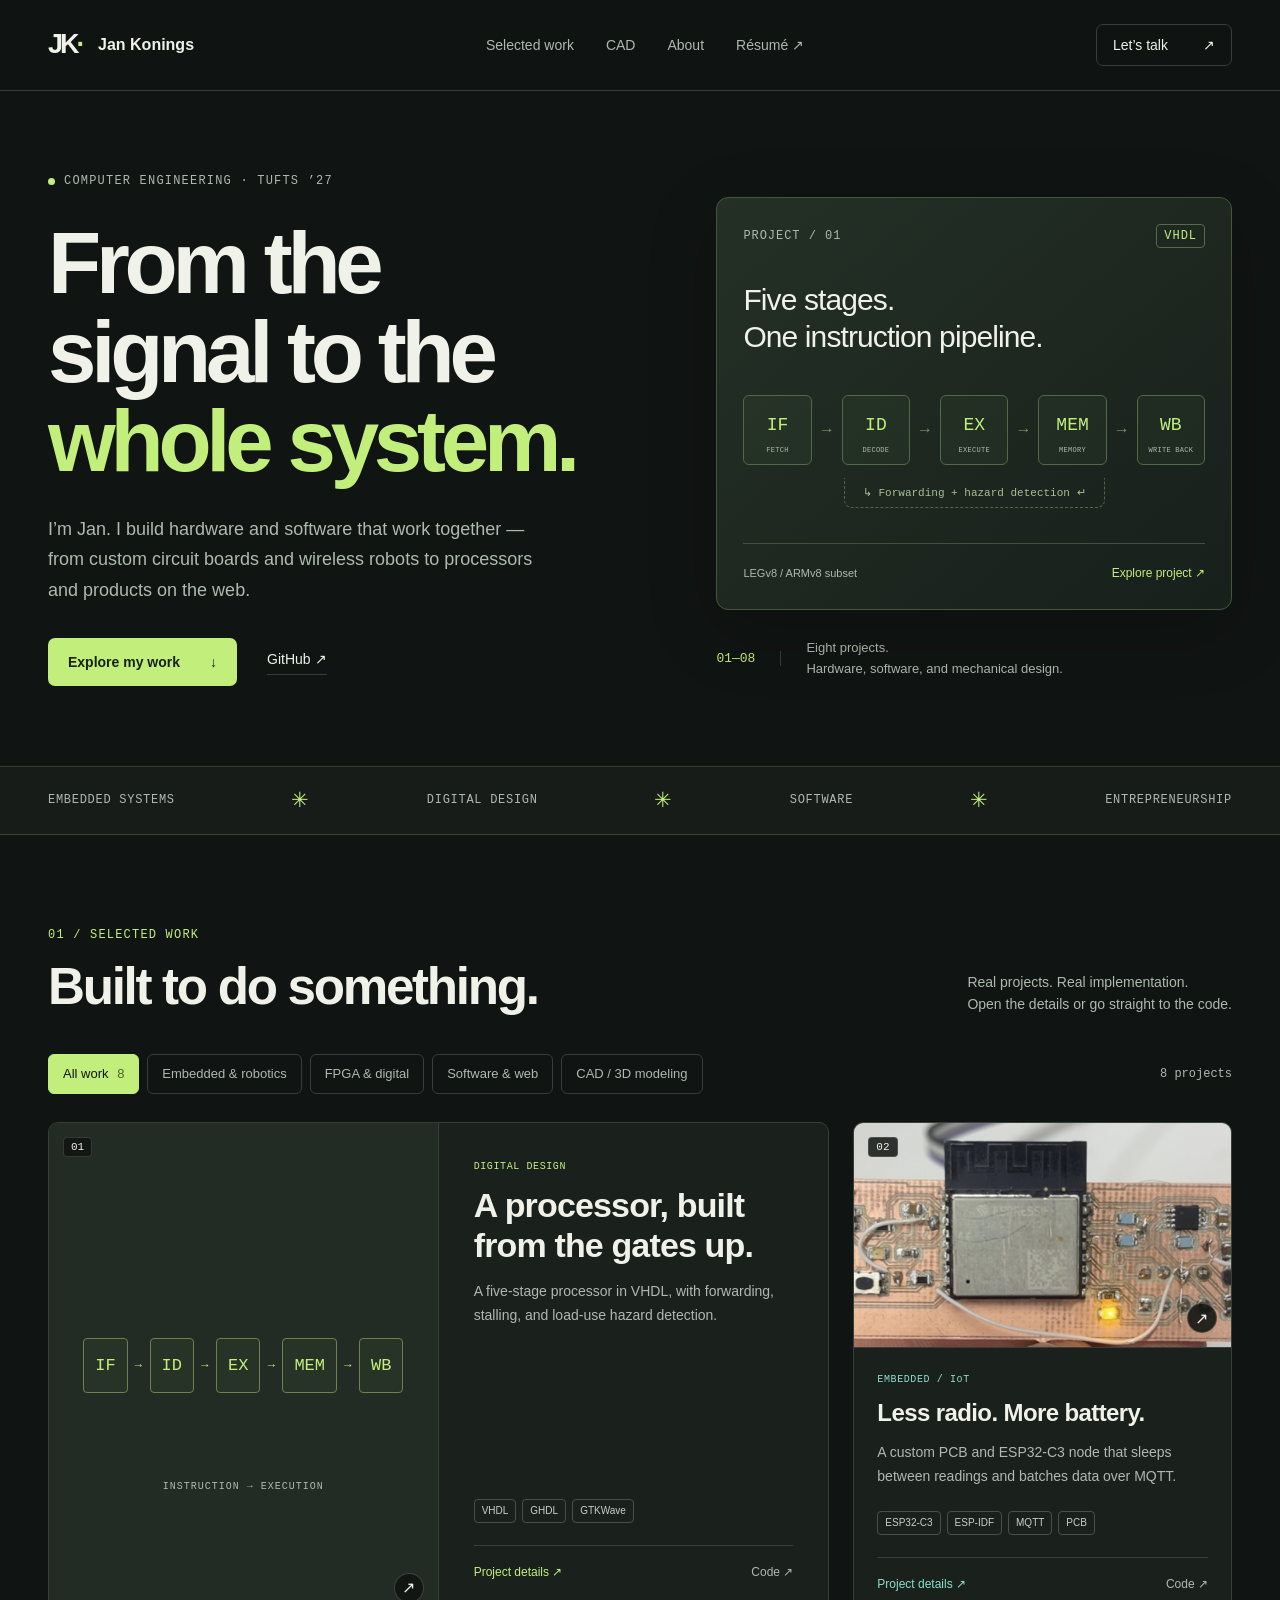
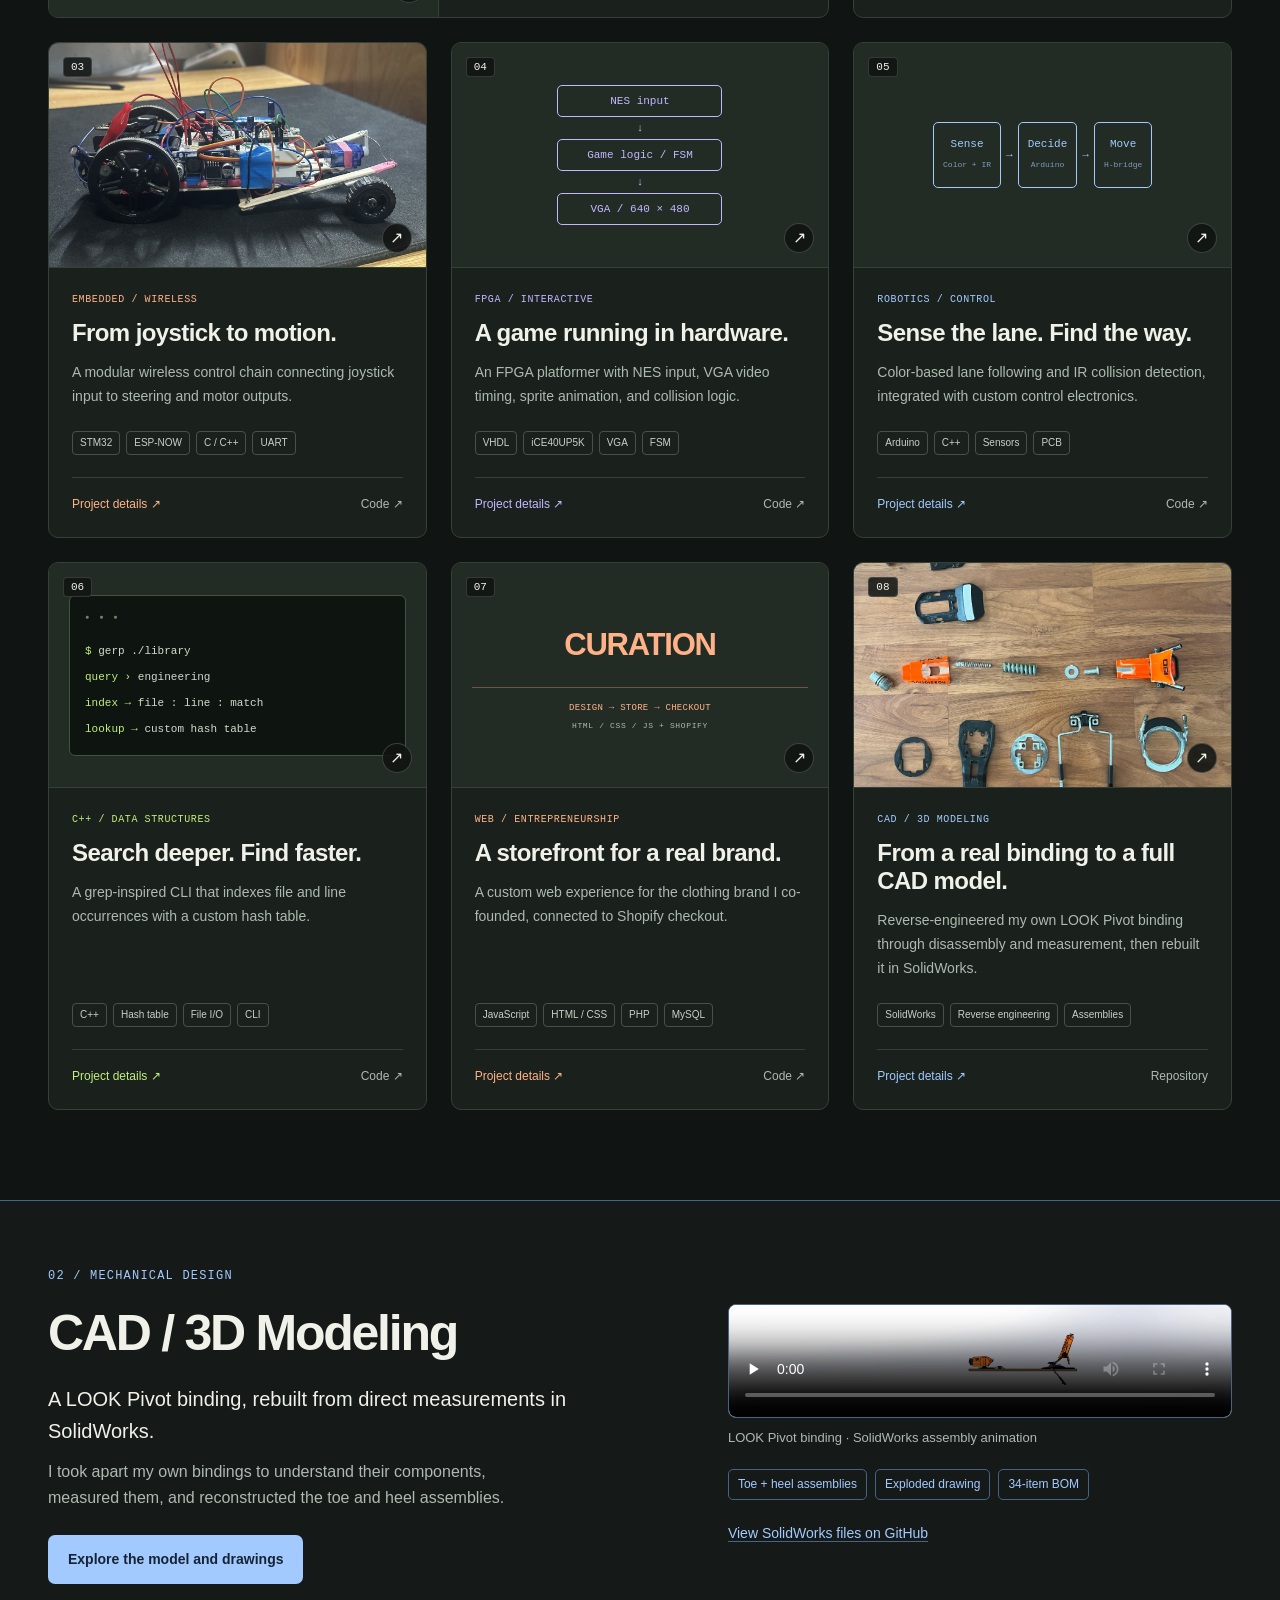
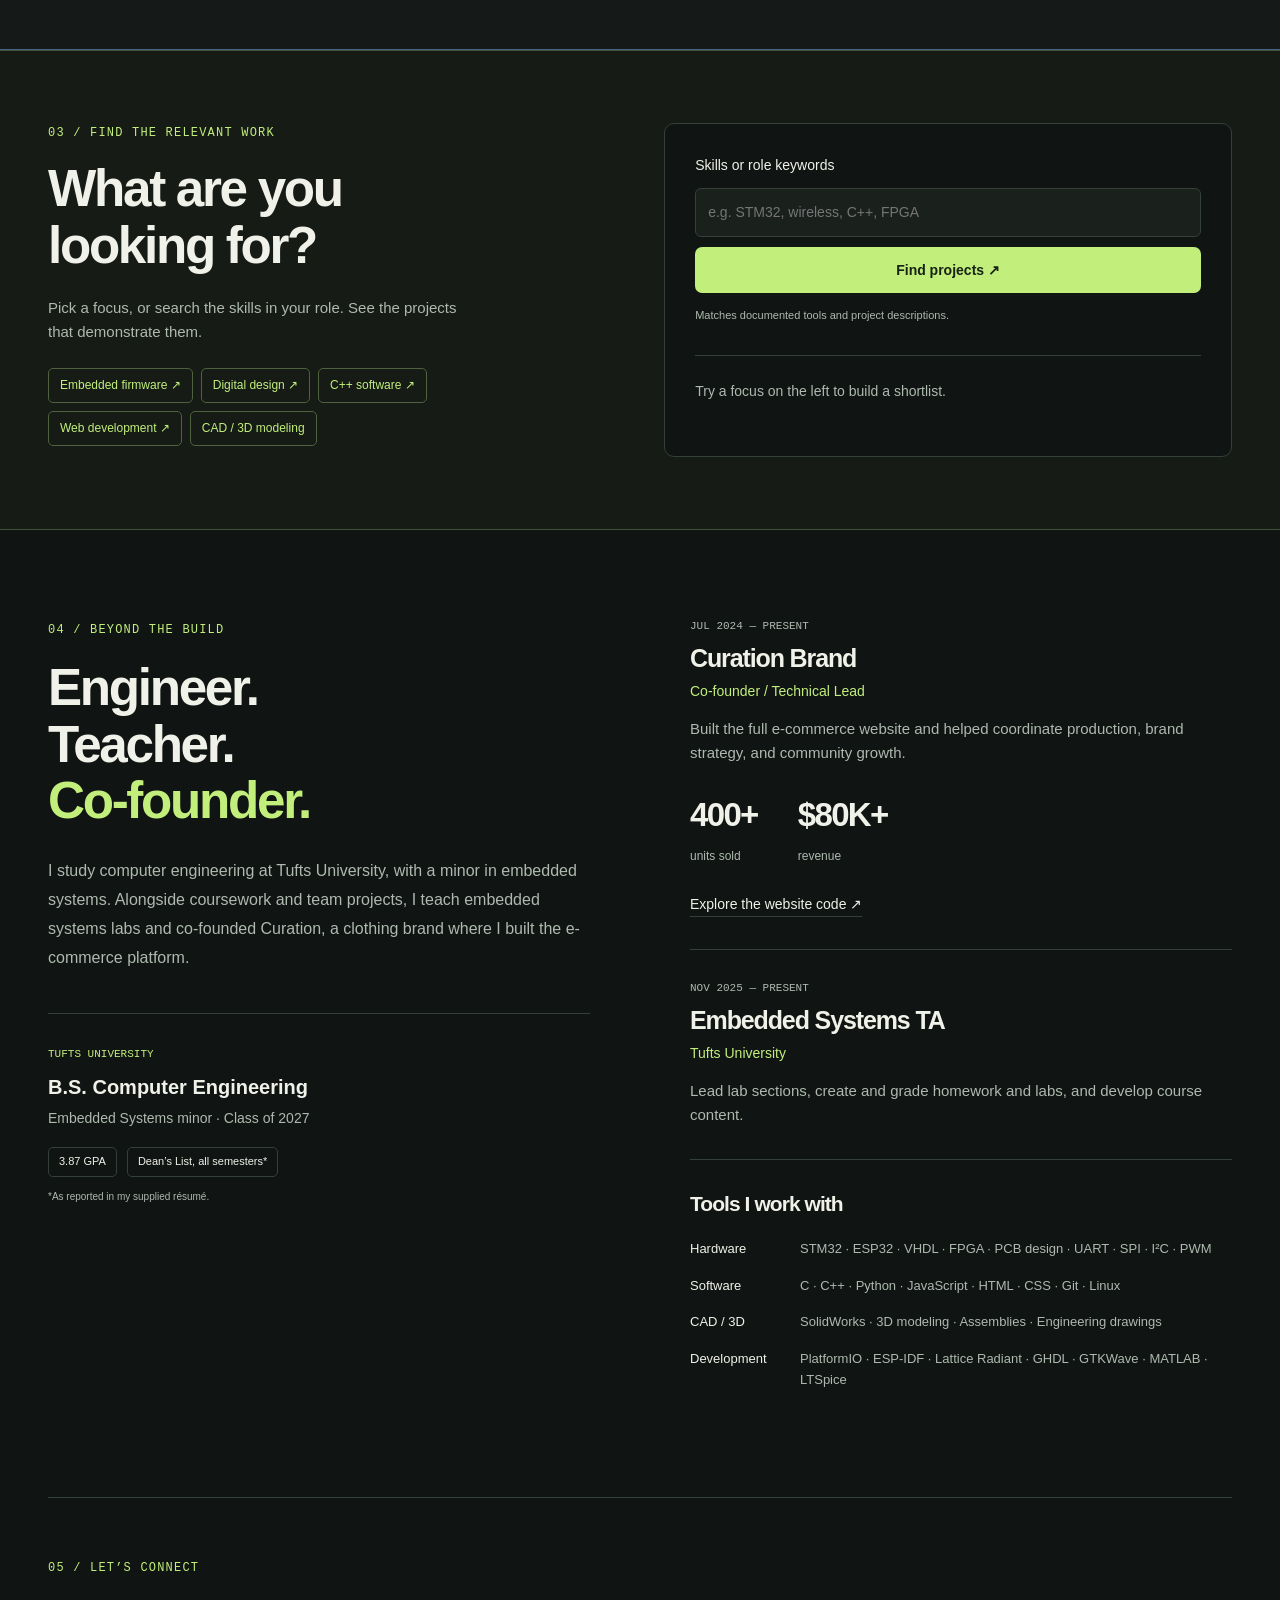
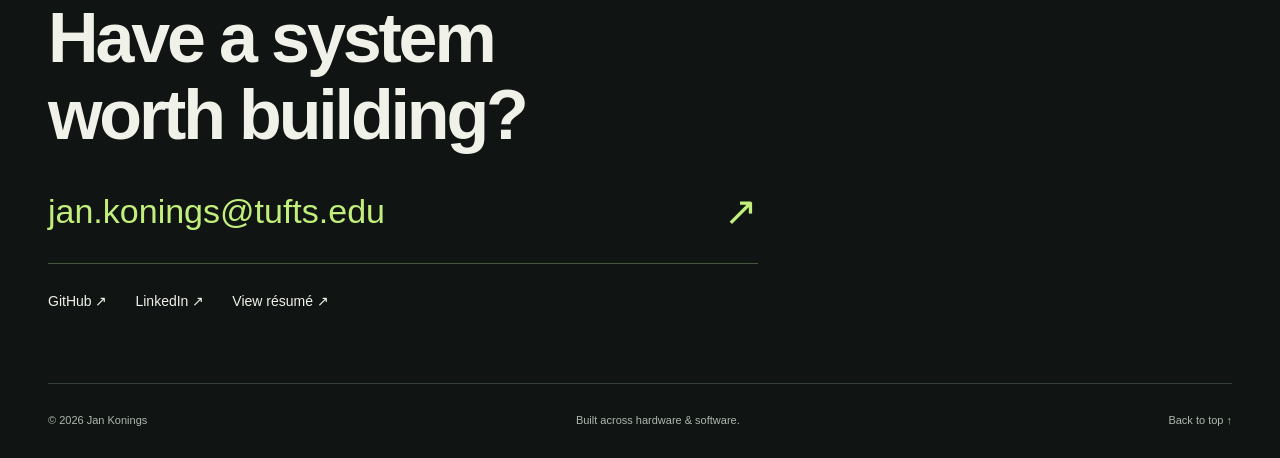
<file: index.html>
<!doctype html>
<html lang="en">
<head>
  <meta charset="utf-8"><meta name="viewport" content="width=device-width,initial-scale=1">
  <title>Jan Konings — Computer Engineering</title>
  <meta name="description" content="Jan Konings, computer engineering student at Tufts. Projects in embedded systems, FPGA design, robotics, and software.">
  <meta name="theme-color" content="#101412"><link rel="icon" href="/assets/favicon.svg" type="image/svg+xml">
  <link rel="stylesheet" href="/style.css"><script src="/data.js" defer></script><script src="/app.js" defer></script>
</head>
<body>
  <header class="nav-wrap"><nav class="nav container" aria-label="Main navigation">
    <a class="identity" href="#"><span class="monogram">JK<span>·</span></span><span>Jan Konings</span></a>
    <div class="nav-links"><a href="#projects">Selected work</a><a href="#cad">CAD</a><a href="#about">About</a><a href="/resume.html" target="_blank" rel="noopener">Résumé ↗</a></div>
    <a class="nav-contact" href="mailto:jan.konings@tufts.edu">Let’s talk <span>↗</span></a>
  </nav></header>
  <main>
    <section class="hero container" aria-labelledby="hero-title">
      <div class="hero-copy"><p class="eyebrow"><span class="status-dot"></span> COMPUTER ENGINEERING · TUFTS ’27</p>
        <h1 id="hero-title">From the<br>signal to the<br><span class="accent">whole system.</span></h1>
        <p class="hero-description">I’m Jan. I build hardware and software that work together — from custom circuit boards and wireless robots to processors and products on the web.</p>
        <div class="hero-actions"><a class="button primary" href="#projects">Explore my work <span>↓</span></a><a class="text-link" href="https://github.com/JanKonings" target="_blank" rel="noopener">GitHub ↗</a></div>
      </div>
      <div class="hero-side">
        <div class="architecture"><div class="panel-top"><span>PROJECT / 01</span><span class="mini-badge">VHDL</span></div>
          <div class="architecture-title">Five stages.<br>One instruction pipeline.</div>
          <div class="pipeline" aria-label="Processor pipeline: instruction fetch, decode, execute, memory, write back">
            <div><b>IF</b><span>FETCH</span></div><i>→</i><div><b>ID</b><span>DECODE</span></div><i>→</i><div><b>EX</b><span>EXECUTE</span></div><i>→</i><div><b>MEM</b><span>MEMORY</span></div><i>→</i><div><b>WB</b><span>WRITE BACK</span></div>
          </div>
          <div class="feedback"><span>↳ Forwarding + hazard detection ↵</span></div>
          <div class="architecture-footer"><span>LEGv8 / ARMv8 subset</span><button class="inline-button" data-open="processor">Explore project ↗</button></div>
        </div>
        <div class="hero-note"><span class="note-number">01—08</span><p>Eight projects.<br>Hardware, software, and mechanical design.</p></div>
      </div>
    </section>
    <div class="disciplines"><div class="container"><span>EMBEDDED SYSTEMS</span><span class="separator">✳</span><span>DIGITAL DESIGN</span><span class="separator">✳</span><span>SOFTWARE</span><span class="separator">✳</span><span>ENTREPRENEURSHIP</span></div></div>
    <section id="projects" class="section container" aria-labelledby="projects-title">
      <div class="section-heading"><div><p class="eyebrow">01 / SELECTED WORK</p><h2 id="projects-title">Built to do something.</h2></div><p>Real projects. Real implementation.<br>Open the details or go straight to the code.</p></div>
      <div class="project-toolbar"><div class="filters" role="group" aria-label="Filter projects by discipline"><button class="filter active" data-filter="All" aria-pressed="true">All work <span id="all-project-count">8</span></button><button class="filter" data-filter="Embedded" aria-pressed="false">Embedded & robotics</button><button class="filter" data-filter="Digital" aria-pressed="false">FPGA & digital</button><button class="filter" data-filter="Software" aria-pressed="false">Software & web</button><button class="filter" data-filter="CAD" aria-pressed="false">CAD / 3D modeling</button></div><span id="project-count" class="count" aria-live="polite">8 projects</span></div>
      <div id="project-grid" class="project-grid"></div>
    </section>
    <section id="cad" class="cad-section" aria-labelledby="cad-title"><div class="container cad-layout">
      <div><p class="eyebrow">02 / MECHANICAL DESIGN</p><h2 id="cad-title">CAD / 3D Modeling</h2><p class="cad-description">A LOOK Pivot binding, rebuilt from direct measurements in SolidWorks.</p><p class="muted">I took apart my own bindings to understand their components, measured them, and reconstructed the toe and heel assemblies.</p><button class="button cad-button" data-open="ski-binding">Explore the model and drawings</button></div>
      <div class="cad-showcase"><figure><video controls playsinline preload="none" poster="/assets/ski-binding-poster.jpg" src="/assets/ski-binding-animation.mp4" aria-label="LOOK Pivot binding SolidWorks assembly animation">Your browser does not support video. <a href="/assets/ski-binding-animation.mp4">Download the animation</a>.</video><figcaption>LOOK Pivot binding · SolidWorks assembly animation</figcaption></figure><div class="cad-deliverables"><span>Toe + heel assemblies</span><span>Exploded drawing</span><span>34-item BOM</span></div><a class="cad-repo" href="https://github.com/JanKonings/Ski-Binding-3D-Model-Solidworks" target="_blank" rel="noopener">View SolidWorks files on GitHub</a></div>
    </div></section>
    <section class="explorer-section" id="explore" aria-labelledby="explore-title"><div class="container explorer">
      <div><p class="eyebrow">03 / FIND THE RELEVANT WORK</p><h2 id="explore-title">What are you<br>looking for?</h2><p class="muted">Pick a focus, or search the skills in your role. See the projects that demonstrate them.</p><div class="focus-options"><button data-focus="STM32 ESP32 firmware C UART">Embedded firmware ↗</button><button data-focus="VHDL FPGA pipeline verification">Digital design ↗</button><button data-focus="C++ hash table algorithms">C++ software ↗</button><button data-focus="JavaScript HTML CSS e-commerce">Web development ↗</button><button data-focus="SolidWorks CAD 3D modeling assemblies">CAD / 3D modeling</button></div></div>
      <div class="match-panel"><label for="skill-query">Skills or role keywords</label><form id="match-form"><input id="skill-query" maxlength="2000" placeholder="e.g. STM32, wireless, C++, FPGA" autocomplete="off"><button class="button primary" type="submit">Find projects ↗</button></form><p class="small muted">Matches documented tools and project descriptions.</p><div id="match-results" aria-live="polite"><p class="match-placeholder">Try a focus on the left to build a shortlist.</p></div></div>
    </div></section>
    <section id="about" class="section container about" aria-labelledby="about-title">
      <div class="about-intro"><p class="eyebrow">04 / BEYOND THE BUILD</p><h2 id="about-title">Engineer.<br>Teacher.<br><span class="accent">Co-founder.</span></h2><p>I study computer engineering at Tufts University, with a minor in embedded systems. Alongside coursework and team projects, I teach embedded systems labs and co-founded Curation, a clothing brand where I built the e-commerce platform.</p><div class="education"><span>TUFTS UNIVERSITY</span><b>B.S. Computer Engineering</b><p>Embedded Systems minor · Class of 2027</p><div class="education-tags"><span>3.87 GPA</span><span>Dean’s List, all semesters*</span></div><small>*As reported in my supplied résumé.</small></div></div>
      <div class="experience"><article><div class="experience-date">JUL 2024 — PRESENT</div><h3>Curation Brand</h3><p class="role">Co-founder / Technical Lead</p><p>Built the full e-commerce website and helped coordinate production, brand strategy, and community growth.</p><div class="business-stats"><div><strong>400+</strong><span>units sold</span></div><div><strong>$80K+</strong><span>revenue</span></div></div><a class="text-link" href="https://github.com/JanKonings/Curation1-Website-Final" target="_blank" rel="noopener">Explore the website code ↗</a></article><article><div class="experience-date">NOV 2025 — PRESENT</div><h3>Embedded Systems TA</h3><p class="role">Tufts University</p><p>Lead lab sections, create and grade homework and labs, and develop course content.</p></article><div class="skills-summary"><h3>Tools I work with</h3><div class="skill-group"><b>Hardware</b><p>STM32 · ESP32 · VHDL · FPGA · PCB design · UART · SPI · I²C · PWM</p></div><div class="skill-group"><b>Software</b><p>C · C++ · Python · JavaScript · HTML · CSS · Git · Linux</p></div><div class="skill-group"><b>CAD / 3D</b><p>SolidWorks · 3D modeling · Assemblies · Engineering drawings</p></div><div class="skill-group"><b>Development</b><p>PlatformIO · ESP-IDF · Lattice Radiant · GHDL · GTKWave · MATLAB · LTSpice</p></div></div></div>
    </section>
    <section class="contact container" id="contact"><p class="eyebrow">05 / LET’S CONNECT</p><h2>Have a system<br>worth building?</h2><a class="contact-email" href="mailto:jan.konings@tufts.edu">jan.konings@tufts.edu <span>↗</span></a><div class="contact-links"><a href="https://github.com/JanKonings" target="_blank" rel="noopener">GitHub ↗</a><a href="https://www.linkedin.com/in/jan-konings-939190317/" target="_blank" rel="noopener">LinkedIn ↗</a><a href="/resume.html" target="_blank" rel="noopener">View résumé ↗</a></div></section>
  </main>
  <footer class="container"><span>© <span id="year"></span> Jan Konings</span><span>Built across hardware & software.</span><a href="#">Back to top ↑</a></footer>
  <dialog id="project-dialog" aria-labelledby="dialog-title"><button class="close-dialog" aria-label="Close project details">×</button><div id="dialog-content"></div></dialog>
</body></html>
</file>
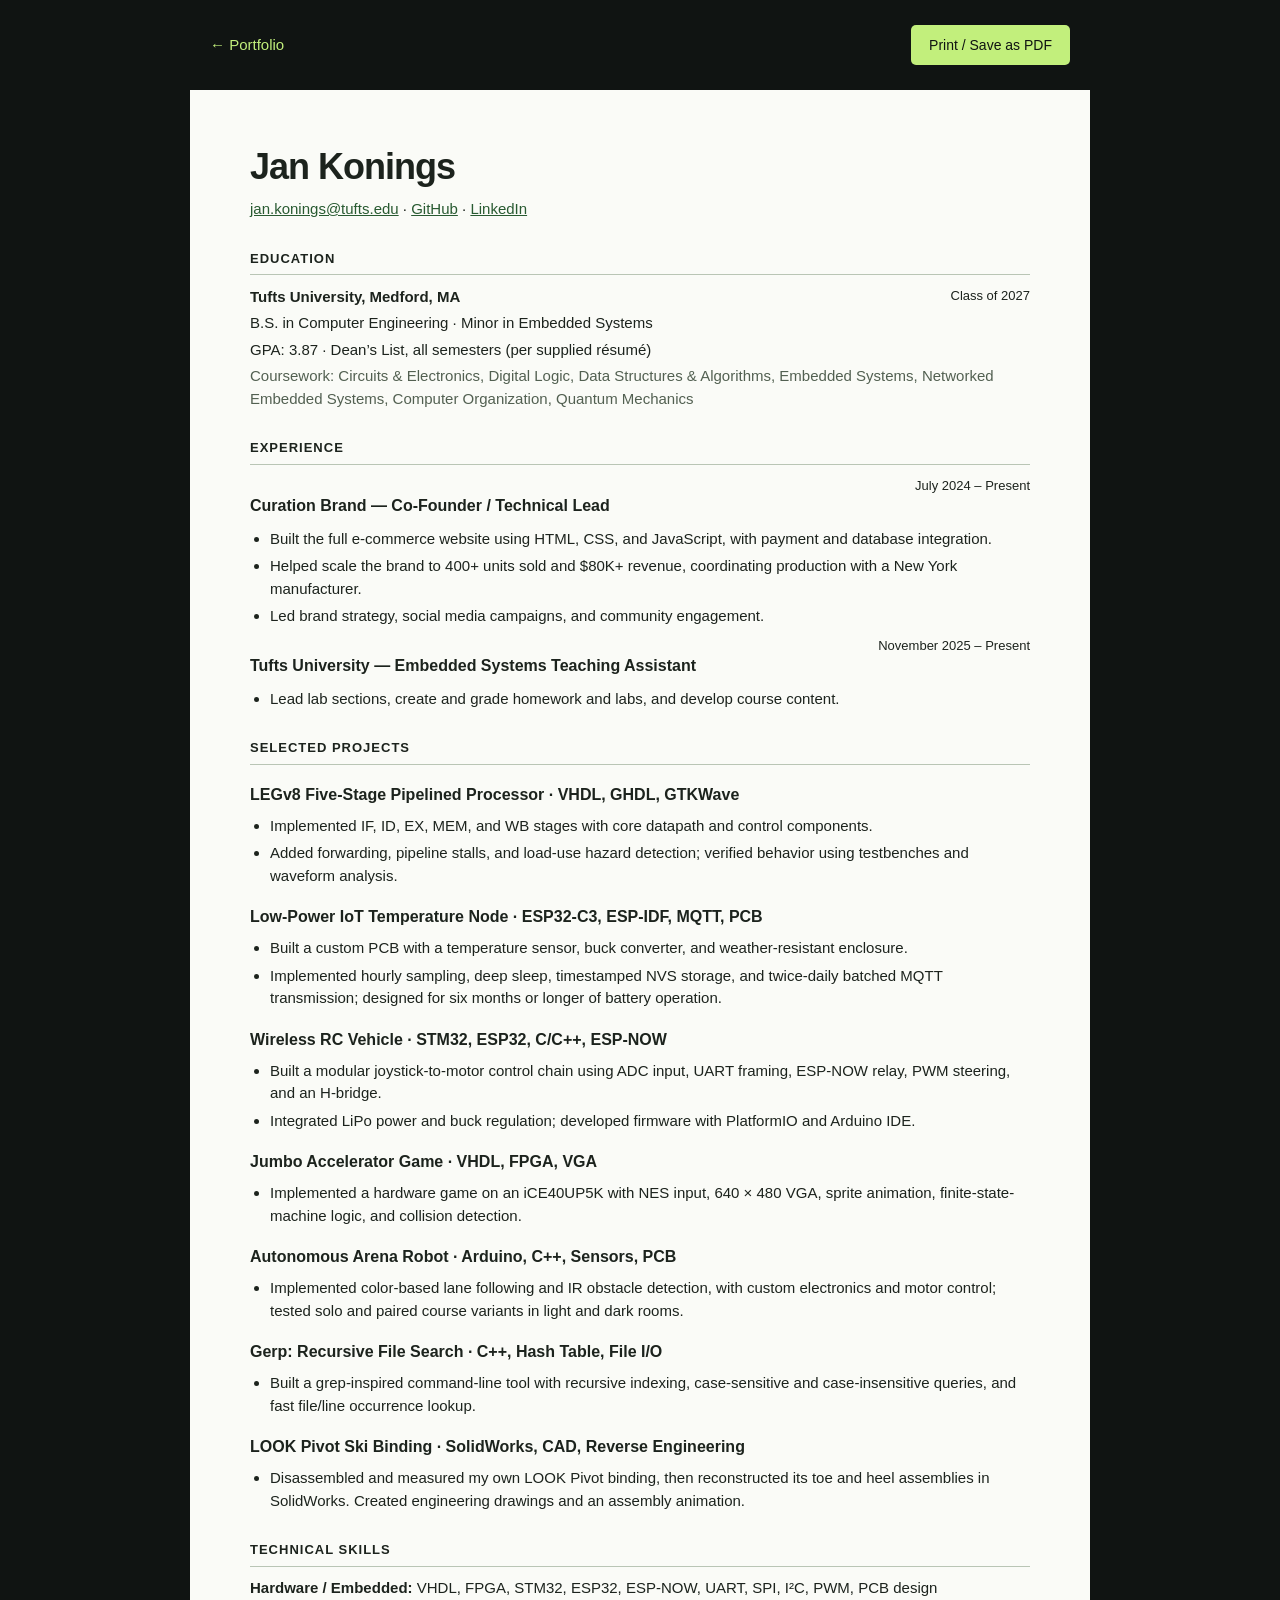
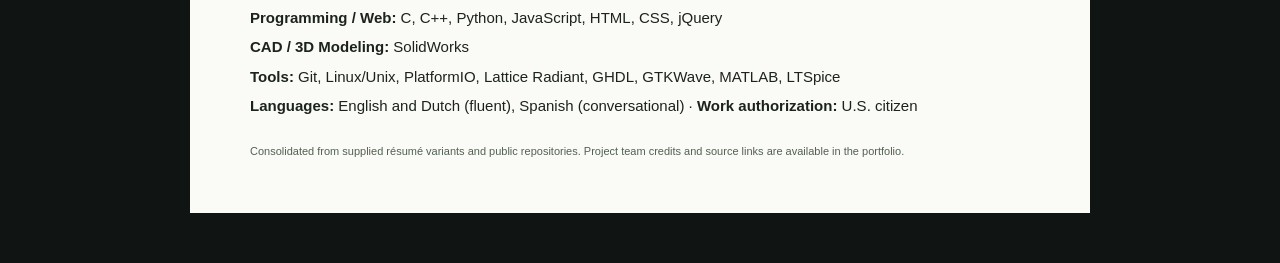
<file: resume.html>
<!doctype html><html lang="en"><head><meta charset="utf-8"><meta name="viewport" content="width=device-width,initial-scale=1"><title>Jan Konings — Résumé</title><link rel="icon" href="/assets/favicon.svg"><style>
*{box-sizing:border-box}body{margin:0;background:#101412;font:15px/1.5 Arial,sans-serif;color:#1c231d}.toolbar{max-width:900px;margin:25px auto;display:flex;justify-content:space-between;align-items:center;padding:0 20px;color:#f0f1e9}.toolbar a{color:#c2ef7c;text-decoration:none}.toolbar button{background:#c2ef7c;color:#101412;border:0;border-radius:5px;padding:12px 18px;font:14px Arial;cursor:pointer}main{max-width:900px;margin:0 auto 50px;padding:50px 60px;background:#fafbf7}h1{margin:0;font-size:36px;letter-spacing:-1px}h2{font-size:13px;letter-spacing:1px;text-transform:uppercase;border-bottom:1px solid #b9c5b5;padding-bottom:6px;margin-top:28px}h3{font-size:16px;margin:18px 0 2px}p{margin:4px 0}a{color:#285a31}ul{margin:8px 0;padding-left:20px}li{margin-bottom:5px}.sub{color:#526051}.row{display:flex;justify-content:space-between;gap:18px}.date{font-size:13px;white-space:nowrap}.skills p{margin-bottom:7px}.note{font-size:11px;color:#526051;margin-top:25px}@media(max-width:650px){main{padding:30px 22px}.row{display:block}.date{margin-bottom:7px}h1{font-size:30px}.toolbar{font-size:13px}}@media print{@page{size:letter;margin:.6in}body{background:white;font-size:11px;line-height:1.35}.toolbar{display:none}main{padding:0;max-width:none;margin:0;background:white}h1{font-size:26px}h2{margin-top:15px;font-size:11px}h3{font-size:12px;margin-top:12px}.date{font-size:10px}article{break-inside:avoid}.note{font-size:9px}a{color:inherit;text-decoration:none}}
</style></head><body><div class="toolbar"><a href="/">← Portfolio</a><button onclick="window.print()">Print / Save as PDF</button></div><main>
<h1>Jan Konings</h1><p><a href="mailto:jan.konings@tufts.edu">jan.konings@tufts.edu</a> · <a href="https://github.com/JanKonings">GitHub</a> · <a href="https://www.linkedin.com/in/jan-konings-939190317/">LinkedIn</a></p>
<h2>Education</h2><div class="row"><b>Tufts University, Medford, MA</b><span class="date">Class of 2027</span></div><p>B.S. in Computer Engineering · Minor in Embedded Systems</p><p>GPA: 3.87 · Dean’s List, all semesters (per supplied résumé)</p><p class="sub">Coursework: Circuits & Electronics, Digital Logic, Data Structures & Algorithms, Embedded Systems, Networked Embedded Systems, Computer Organization, Quantum Mechanics</p>
<h2>Experience</h2><article><div class="row"><h3>Curation Brand — Co-Founder / Technical Lead</h3><span class="date">July 2024 – Present</span></div><ul><li>Built the full e-commerce website using HTML, CSS, and JavaScript, with payment and database integration.</li><li>Helped scale the brand to 400+ units sold and $80K+ revenue, coordinating production with a New York manufacturer.</li><li>Led brand strategy, social media campaigns, and community engagement.</li></ul></article><article><div class="row"><h3>Tufts University — Embedded Systems Teaching Assistant</h3><span class="date">November 2025 – Present</span></div><ul><li>Lead lab sections, create and grade homework and labs, and develop course content.</li></ul></article>
<h2>Selected Projects</h2><article><h3>LEGv8 Five-Stage Pipelined Processor · VHDL, GHDL, GTKWave</h3><ul><li>Implemented IF, ID, EX, MEM, and WB stages with core datapath and control components.</li><li>Added forwarding, pipeline stalls, and load-use hazard detection; verified behavior using testbenches and waveform analysis.</li></ul></article><article><h3>Low-Power IoT Temperature Node · ESP32-C3, ESP-IDF, MQTT, PCB</h3><ul><li>Built a custom PCB with a temperature sensor, buck converter, and weather-resistant enclosure.</li><li>Implemented hourly sampling, deep sleep, timestamped NVS storage, and twice-daily batched MQTT transmission; designed for six months or longer of battery operation.</li></ul></article><article><h3>Wireless RC Vehicle · STM32, ESP32, C/C++, ESP-NOW</h3><ul><li>Built a modular joystick-to-motor control chain using ADC input, UART framing, ESP-NOW relay, PWM steering, and an H-bridge.</li><li>Integrated LiPo power and buck regulation; developed firmware with PlatformIO and Arduino IDE.</li></ul></article><article><h3>Jumbo Accelerator Game · VHDL, FPGA, VGA</h3><ul><li>Implemented a hardware game on an iCE40UP5K with NES input, 640 × 480 VGA, sprite animation, finite-state-machine logic, and collision detection.</li></ul></article><article><h3>Autonomous Arena Robot · Arduino, C++, Sensors, PCB</h3><ul><li>Implemented color-based lane following and IR obstacle detection, with custom electronics and motor control; tested solo and paired course variants in light and dark rooms.</li></ul></article><article><h3>Gerp: Recursive File Search · C++, Hash Table, File I/O</h3><ul><li>Built a grep-inspired command-line tool with recursive indexing, case-sensitive and case-insensitive queries, and fast file/line occurrence lookup.</li></ul></article>
<article><h3>LOOK Pivot Ski Binding · SolidWorks, CAD, Reverse Engineering</h3><ul><li>Disassembled and measured my own LOOK Pivot binding, then reconstructed its toe and heel assemblies in SolidWorks. Created engineering drawings and an assembly animation.</li></ul></article><h2>Technical Skills</h2><div class="skills"><p><b>Hardware / Embedded:</b> VHDL, FPGA, STM32, ESP32, ESP-NOW, UART, SPI, I²C, PWM, PCB design</p><p><b>Programming / Web:</b> C, C++, Python, JavaScript, HTML, CSS, jQuery</p><p><b>CAD / 3D Modeling:</b> SolidWorks</p><p><b>Tools:</b> Git, Linux/Unix, PlatformIO, Lattice Radiant, GHDL, GTKWave, MATLAB, LTSpice</p><p><b>Languages:</b> English and Dutch (fluent), Spanish (conversational) · <b>Work authorization:</b> U.S. citizen</p></div>
<p class="note">Consolidated from supplied résumé variants and public repositories. Project team credits and source links are available in the portfolio.</p>
</main></body></html>
</file>
<file: style.css>
:root{--bg:#101412;--panel:#1a211d;--ink:#f0f1e9;--muted:#aeb9b0;--line:#344038;--lime:#c2ef7c;--teal:#8bddcc;--orange:#ffb287;--purple:#c4b7ff;--blue:#a2caff}*{box-sizing:border-box}html{scroll-behavior:smooth;scroll-padding-top:95px}body{margin:0;background:var(--bg);color:var(--ink);font-family:Inter,"Helvetica Neue",Arial,sans-serif;font-size:16px;line-height:1.6}a{color:inherit;text-decoration:none}button,input{font:inherit}button{cursor:pointer}button,a,input{touch-action:manipulation}button{color:inherit}a:focus-visible,button:focus-visible,input:focus-visible{outline:3px solid var(--lime);outline-offset:5px}button{border:0}h1,h2,h3,p{margin:0}h1,h2,h3{line-height:1.1;font-weight:550;letter-spacing:-.045em}h2{font-size:clamp(34px,4vw,54px)}h3{font-size:27px}.container{max-width:1240px;width:calc(100% - 96px);margin:auto}.accent{color:var(--lime)}.muted{color:var(--muted)}.small{font-size:14px}.eyebrow{font-family:"SFMono-Regular",Consolas,monospace;font-size:12px;letter-spacing:.1em;line-height:1.7;font-weight:500}.nav-wrap{border-bottom:1px solid var(--line);background:rgba(16,20,18,.95);position:sticky;top:0;z-index:10;backdrop-filter:blur(14px)}.nav{height:90px;display:flex;align-items:center;justify-content:space-between;gap:24px}.identity{display:flex;gap:14px;align-items:center;font-weight:600}.monogram{font-size:27px;letter-spacing:-3px}.monogram span{color:var(--lime);letter-spacing:0}.nav-links{display:flex;gap:32px;font-size:14px;color:var(--muted)}.nav a:hover{color:var(--lime)}.nav-contact{font-size:14px;display:flex;gap:35px;border:1px solid var(--line);padding:9px 16px;border-radius:7px}.hero{padding-top:80px;padding-bottom:80px;display:grid;grid-template-columns:1.18fr 1fr;gap:60px;align-items:center}.hero .eyebrow{display:flex;align-items:center;gap:9px;margin-bottom:28px;color:var(--muted)}.status-dot{display:inline-block;width:7px;height:7px;border-radius:50%;background:var(--lime)}h1{font-size:clamp(54px,6.8vw,88px);line-height:1.02;letter-spacing:-.06em}.hero-description{max-width:510px;font-size:18px;line-height:1.7;margin-top:28px;color:var(--muted)}.hero-actions{display:flex;align-items:center;gap:30px;margin-top:32px}.button{display:inline-flex;align-items:center;justify-content:center;gap:30px;border-radius:7px;padding:13px 20px;font-size:14px;font-weight:650;transition:transform .15s,background .15s}.primary{background:var(--lime);color:#182214}.primary:hover{background:#d7f8a8;transform:translateY(-2px)}.text-link{font-size:14px;border-bottom:1px solid var(--line);padding-bottom:4px}.text-link:hover{color:var(--lime)}.hero-side{padding-top:20px}.architecture{border:1px solid #46563d;background:linear-gradient(140deg,#243026,#17201b);border-radius:12px;padding:26px;position:relative;overflow:hidden;box-shadow:0 20px 70px #0003}.panel-top{display:flex;justify-content:space-between;align-items:center;font:12px Consolas,monospace;letter-spacing:.08em;color:var(--muted)}.mini-badge{border:1px solid #596a46;color:var(--lime);border-radius:4px;padding:4px 7px}.architecture-title{font-size:30px;line-height:1.22;margin:34px 0 40px;letter-spacing:-.03em}.pipeline{display:flex;align-items:center;gap:7px}.pipeline>div{flex:1;text-align:center;border:1px solid #536847;background:#c2ef7c08;border-radius:6px;padding:16px 0 10px;min-width:0}.pipeline b{font:18px Consolas,monospace;color:var(--lime)}.pipeline span{display:block;font:7px Consolas,monospace;letter-spacing:.04em;margin-top:8px;color:var(--muted)}.pipeline i{font-style:normal;color:#799368}.feedback{text-align:center;margin:13px 0 35px;color:#a9bf94;font:11px Consolas,monospace}.feedback span{padding:8px 18px;display:inline-block;border-bottom:1px dashed #56644c;border-left:1px dashed #56644c;border-right:1px dashed #56644c;border-radius:0 0 8px 8px}.architecture-footer{display:flex;justify-content:space-between;border-top:1px solid #43503d;padding-top:20px;gap:12px;font-size:11px;color:var(--muted);align-items:center}.inline-button{padding:0;background:transparent;text-align:left;font-size:14px}.inline-button:hover{color:var(--lime)}.architecture-footer .inline-button{font-size:12px;color:var(--lime)}.hero-note{display:flex;gap:25px;align-items:center;margin-top:28px;font-size:13px;color:var(--muted)}.note-number{font:13px Consolas,monospace;color:var(--lime);border-right:1px solid var(--line);padding-right:25px}.disciplines{border-top:1px solid var(--line);border-bottom:1px solid var(--line);background:#171c18}.disciplines .container{display:flex;justify-content:space-between;align-items:center;padding:21px 0;font:12px Consolas,monospace;letter-spacing:.06em;color:var(--muted);gap:15px}.separator{color:var(--lime);font-size:21px}.section{padding-top:90px;padding-bottom:90px}.section-heading{display:flex;justify-content:space-between;align-items:end;gap:35px;margin-bottom:38px}.section-heading .eyebrow{color:var(--lime);margin-bottom:14px}.section-heading>p{font-size:14px;color:var(--muted);max-width:330px}.project-toolbar{display:flex;justify-content:space-between;align-items:center;gap:20px;margin-bottom:28px}.filters{display:flex;flex-wrap:wrap;gap:8px}.filter{border:1px solid var(--line);background:transparent;color:var(--muted);padding:9px 14px;border-radius:6px;font-size:13px}.filter:hover{border-color:var(--lime);color:var(--ink)}.filter.active{background:var(--lime);color:var(--bg);border-color:var(--lime)}.filter span{margin-left:5px;opacity:.65}.count{font:12px Consolas,monospace;white-space:nowrap;color:var(--muted)}.project-grid{display:grid;grid-template-columns:repeat(3,1fr);gap:24px}.project-card{border:1px solid var(--line);border-radius:10px;overflow:hidden;background:var(--panel);display:flex;flex-direction:column;--card-accent:var(--lime);transition:border-color .2s}.project-card:hover{border-color:var(--card-accent)}.project-card.teal{--card-accent:var(--teal)}.project-card.orange{--card-accent:var(--orange)}.project-card.purple{--card-accent:var(--purple)}.project-card.blue{--card-accent:var(--blue)}.project-image{display:flex;align-items:center;justify-content:center;position:relative;width:100%;height:225px;background:#222c25;overflow:hidden;color:var(--card-accent);padding:20px;border-bottom:1px solid var(--line)}.project-image img{position:absolute;width:100%;height:100%;object-fit:cover;transition:transform .3s}.project-image:hover img{transform:scale(1.04)}.image-index{position:absolute;top:14px;left:14px;background:#101412d9;color:#f0f1e9;padding:3px 7px;border:1px solid #ffffff25;border-radius:4px;font:11px Consolas,monospace}.image-arrow{position:absolute;bottom:14px;right:14px;width:30px;height:30px;border:1px solid #ffffff30;background:#101412e0;color:var(--ink);border-radius:50%;display:grid;place-items:center;font-size:16px}.project-body{padding:23px;display:flex;flex-direction:column;flex:1}.project-body .eyebrow{font-size:10px;color:var(--card-accent);letter-spacing:.06em;margin-bottom:11px}.project-body h3{font-size:24px;letter-spacing:-.025em;line-height:1.17;margin-bottom:14px}.project-body h3 button{background:transparent;text-align:left;padding:0;font:inherit;letter-spacing:inherit}.project-body>p:not(.eyebrow){color:var(--muted);font-size:14px;line-height:1.7;margin-bottom:22px}.tags{display:flex;gap:6px;flex-wrap:wrap;margin-top:auto}.tags span{font-size:10px;border:1px solid #465247;border-radius:4px;padding:3px 7px;color:#c7d0c8}.card-footer{display:flex;justify-content:space-between;border-top:1px solid var(--line);margin-top:22px;padding-top:17px;gap:10px}.card-footer button,.card-footer a{font-size:12px}.card-footer button{color:var(--card-accent)}.card-footer a{color:var(--muted)}.mini-pipeline{display:flex;gap:5px;align-items:center;position:relative;margin-top:-10px}.mini-pipeline span{border:1px solid #6d814e;border-radius:4px;padding:12px 7px;font:13px Consolas,monospace;background:#c2ef7c09}.mini-pipeline i{font-size:12px;font-style:normal}.diagram-caption{position:absolute;bottom:36px;font:10px Consolas,monospace;letter-spacing:.1em;color:var(--muted)}.hardware-flow{display:flex;flex-direction:column;align-items:center;gap:5px;width:100%;font:11px Consolas,monospace}.hardware-flow span{padding:9px 16px;border:1px solid currentColor;border-radius:5px;min-width:165px}.hardware-flow i{font-style:normal}.hardware-flow.horizontal{flex-direction:row;justify-content:center;gap:5px}.horizontal span{min-width:0;padding:12px 9px;line-height:1.8}.horizontal small{font-size:8px;opacity:.7}.terminal{width:100%;text-align:left;align-self:center;background:#0e1510;border:1px solid #45533a;border-radius:6px;padding:15px}.terminal-dots{font-size:7px;letter-spacing:4px;color:#738664;margin-bottom:14px}.terminal code{font:11px/2 Consolas,monospace;color:#d2dacd}.terminal code span{color:var(--lime)}.commerce-visual{width:100%;text-align:center}.commerce-visual>span{font-size:31px;letter-spacing:-.04em;font-weight:650}.commerce-visual>div{font:9px Consolas,monospace;letter-spacing:.03em;border-top:1px solid #6b5549;margin-top:18px;padding-top:15px}.commerce-visual small{font:8px Consolas,monospace;letter-spacing:.08em;display:block;margin-top:8px;color:var(--muted)}.explorer-section{background:#c2ef7c08;border-top:1px solid #425237;border-bottom:1px solid #425237;padding:72px 0}.explorer{display:grid;grid-template-columns:1fr 1.1fr;gap:100px}.explorer .eyebrow{color:var(--lime);margin-bottom:18px}.explorer h2{margin-bottom:22px}.explorer .muted{max-width:410px;font-size:15px}.focus-options{display:flex;flex-wrap:wrap;gap:8px;margin-top:24px}.focus-options button{padding:7px 11px;background:transparent;border:1px solid #4f613e;border-radius:5px;color:var(--lime);font-size:12px}.focus-options button:hover{background:#c2ef7c15}.match-panel{background:var(--bg);border:1px solid var(--line);border-radius:10px;padding:30px;align-self:start}.match-panel label{display:block;font-size:14px;margin-bottom:12px}.match-panel form{display:flex;flex-wrap:wrap;gap:10px}.match-panel input{width:100%;min-width:0;padding:12px;color:var(--ink);background:var(--panel);border:1px solid var(--line);border-radius:6px;font-size:14px}.match-panel .button{width:100%;padding:12px}.match-panel .small{font-size:11px;margin-top:14px}.match-placeholder{margin-top:30px;padding:24px 0;border-top:1px solid var(--line);color:var(--muted);font-size:14px}.result-heading{font-size:12px;color:var(--lime);margin-top:25px}.match-result{display:flex;align-items:center;justify-content:space-between;gap:15px;width:100%;background:transparent;border-bottom:1px solid var(--line);padding:15px 0;text-align:left}.match-result b{font-size:14px;font-weight:550;display:block;line-height:1.4}.match-result small{font-size:11px;color:var(--muted);display:block;margin-top:5px}.match-result:hover{color:var(--lime)}.about{display:grid;grid-template-columns:1fr 1fr;gap:100px}.about .eyebrow{color:var(--lime);margin-bottom:20px}.about-intro>p:not(.eyebrow){color:var(--muted);font-size:16px;line-height:1.8;margin-top:28px}.education{margin-top:40px;padding:25px 0;border-top:1px solid var(--line)}.education>span{font:11px Consolas,monospace;color:var(--lime)}.education b{display:block;font-size:20px;margin-top:7px}.education p{color:var(--muted);font-size:14px;margin-top:4px}.education-tags{display:flex;gap:10px;flex-wrap:wrap;margin-top:18px}.education-tags span{border:1px solid var(--line);padding:5px 10px;font-size:11px;border-radius:5px}.education small{display:block;font-size:10px;color:var(--muted);margin-top:12px}.experience article{padding:0 0 32px;border-bottom:1px solid var(--line);margin-bottom:32px}.experience-date{font:11px Consolas,monospace;color:var(--muted);margin-bottom:13px}.experience h3{font-size:25px}.experience .role{color:var(--lime);font-size:14px;margin-top:8px;margin-bottom:14px}.experience article>p:not(.role){font-size:15px;color:var(--muted)}.business-stats{display:flex;gap:40px;margin:24px 0}.business-stats strong{display:block;font-size:33px;letter-spacing:-.05em}.business-stats span{font-size:12px;color:var(--muted)}.skills-summary h3{font-size:21px;margin-bottom:24px}.skill-group{display:grid;grid-template-columns:100px 1fr;gap:10px;margin-bottom:16px;font-size:13px}.skill-group b{font-weight:500}.skill-group p{color:var(--muted)}.contact{padding-top:60px;padding-bottom:70px;border-top:1px solid var(--line)}.contact .eyebrow{color:var(--lime);margin-bottom:22px}.contact h2{font-size:clamp(40px,6vw,70px)}.contact-email{display:flex;justify-content:space-between;align-items:center;border-bottom:1px solid #46553e;padding:25px 0 20px;font-size:clamp(18px,2.8vw,34px);color:var(--lime);max-width:710px}.contact-email span{font-size:40px}.contact-links{display:flex;gap:28px;margin-top:26px;font-size:14px}.contact-links a:hover{color:var(--lime)}footer{display:flex;justify-content:space-between;gap:20px;border-top:1px solid var(--line);padding:28px 0;font-size:11px;color:var(--muted)}dialog{background:var(--panel);color:var(--ink);border:1px solid #52634b;border-radius:12px;padding:42px;max-width:760px;width:calc(100% - 32px);max-height:90vh;box-shadow:0 30px 100px #0008}dialog::backdrop{background:#000b;backdrop-filter:blur(5px)}.dialog-open{overflow:hidden}.close-dialog{position:absolute;right:15px;top:10px;background:transparent;font-size:32px;color:var(--muted);padding:0 8px}.close-dialog:hover{color:var(--lime)}dialog .eyebrow{color:var(--lime);margin-bottom:17px}dialog h2{font-size:34px;padding-right:12px;line-height:1.2}dialog .tags{margin-top:20px}dialog .detail-description{font-size:16px;color:var(--muted);margin:28px 0}dialog h3{font-size:22px}dialog ul{padding-left:20px;color:var(--muted);font-size:15px}dialog li{margin-bottom:11px}.team-credit{font-size:13px;color:var(--muted);padding-top:15px;margin-bottom:25px;border-top:1px solid var(--line)}dialog .button{margin-top:15px}.detail-image{width:100%;max-height:360px;object-fit:cover;border-radius:7px;margin-top:25px}
@media(min-width:1150px){.project-card:first-child{grid-column:span 2;display:grid;grid-template-columns:1fr 1fr}.project-card:first-child .project-image{height:100%;min-height:410px;border-right:1px solid var(--line);border-bottom:0}.project-card:first-child .project-body{padding:35px}.project-card:first-child h3{font-size:34px}.project-card:first-child .mini-pipeline span{padding:17px 11px;font-size:17px}.project-card:first-child .diagram-caption{bottom:125px}}
@media(max-width:1000px){.container{width:calc(100% - 56px)}.hero{gap:32px}.hero h1{font-size:64px}.hero-description{font-size:16px}.architecture{padding:20px}.architecture-title{font-size:25px}.pipeline{gap:4px}.pipeline b{font-size:14px}.pipeline span{font-size:6px}.project-grid{grid-template-columns:repeat(2,1fr)}.explorer,.about{gap:45px}.disciplines .container{font-size:10px}.section-heading>p{max-width:270px}}
@media(max-width:700px){.container{width:calc(100% - 36px)}.nav{height:72px;gap:12px}.nav-links{gap:15px;font-size:12px}.identity>span:last-child,.nav-contact{display:none}.hero{grid-template-columns:1fr;padding-top:50px;padding-bottom:48px;gap:30px}.hero h1{font-size:clamp(48px,12vw,70px)}.hero .eyebrow{font-size:10px;margin-bottom:25px}.hero-description{max-width:100%;font-size:16px}.hero-side{padding-top:0}.architecture{padding:22px}.pipeline span{font-size:7px}.pipeline b{font-size:18px}.architecture-title{margin:26px 0;font-size:26px}.feedback{margin-bottom:25px}.hero-note{display:none}.disciplines .container{flex-wrap:wrap;justify-content:center;gap:10px 17px;font-size:9px;padding:18px 0}.disciplines .separator{font-size:13px}.disciplines .separator:last-of-type{display:none}.section{padding-top:55px;padding-bottom:55px}.section-heading{display:block;margin-bottom:28px}.section-heading>p{margin-top:20px;max-width:none}.section-heading>p br{display:none}.project-toolbar{display:block}.filters{gap:7px}.filter{font-size:11px;padding:8px 10px}.count{display:block;margin-top:15px}.project-grid{grid-template-columns:1fr;gap:20px}.project-body{padding:23px}.project-image{height:235px}.project-body h3{font-size:27px}.project-body>p:not(.eyebrow){font-size:15px}.tags span{font-size:11px}.card-footer button,.card-footer a{font-size:14px}.explorer-section{padding:50px 0}.explorer,.about{grid-template-columns:1fr;gap:35px}.match-panel{padding:24px}.focus-options button{font-size:13px}.contact{padding-top:48px;padding-bottom:50px}.contact-links{font-size:14px;gap:20px}.contact-email span{font-size:27px}footer{flex-wrap:wrap;font-size:11px}footer>span:nth-child(2){display:none}dialog{padding:32px 24px}dialog h2{font-size:28px}.architecture-footer{font-size:10px}.mini-pipeline span{padding:15px 11px;font-size:17px}.hardware-flow{font-size:13px}.terminal code{font-size:12px}}
@media(prefers-reduced-motion:reduce){html{scroll-behavior:auto}*,*::before,*::after{transition:none!important}}

.cad-section{border-top:1px solid #456386;border-bottom:1px solid #456386;background:#a2caff08;padding:65px 0}.cad-layout{display:grid;grid-template-columns:1.2fr 1fr;gap:75px;align-items:center}.cad-section .eyebrow{color:var(--blue);margin-bottom:20px}.cad-section h2{font-size:clamp(32px,4vw,50px)}.cad-description{font-size:20px;margin:22px 0 12px;max-width:520px}.cad-section .muted{font-size:16px;max-width:510px}.cad-button{background:var(--blue);color:#152334;margin-top:25px}.cad-button:hover{background:#c0dbff}.cad-summary{padding:30px;border:1px solid #456386;border-radius:10px;background:#14202c}.cad-tool{font:13px Consolas,monospace;letter-spacing:.1em;color:var(--blue)}.cad-summary h3{margin-top:18px;font-size:30px}.cad-summary dl{margin:25px 0 0}.cad-summary dl>div{display:flex;justify-content:space-between;gap:15px;border-top:1px solid #34485b;padding:12px 0;font-size:14px}.cad-summary dt{color:var(--muted)}.cad-summary dd{margin:0;text-align:right}.cad-card-visual{text-align:left;width:100%;padding:5px 15px}.cad-card-visual>span,.cad-card-visual>small{display:block;font:12px Consolas,monospace;letter-spacing:.07em}.cad-card-visual strong{display:block;font-size:32px;font-weight:500;line-height:1.2;letter-spacing:-.03em;margin:18px 0}.cad-card-visual small{color:var(--muted)}.project-files{margin-top:25px;font-size:15px}.project-files a{color:var(--blue);border-bottom:1px solid #456386}.project-files small{display:block;color:var(--muted);font-size:13px;margin-top:8px}@media(max-width:700px){.cad-section{padding:45px 0}.cad-layout{grid-template-columns:1fr;gap:30px}.cad-summary{padding:24px}.cad-summary h3{font-size:25px}.cad-summary dl>div{font-size:13px}}

.cad-showcase{min-width:0}.cad-showcase figure,.project-video{margin:0}.cad-showcase video,.project-video video{display:block;width:100%;height:auto;background:#eceef3;border-radius:8px;border:1px solid #456386}.cad-showcase figcaption,.project-video figcaption{font-size:13px;color:var(--muted);margin-top:10px}.cad-deliverables{display:flex;gap:8px;flex-wrap:wrap;margin:20px 0}.cad-deliverables span{font-size:12px;border:1px solid #456386;border-radius:5px;padding:5px 9px;color:var(--blue)}.cad-repo{font-size:14px;color:var(--blue);border-bottom:1px solid #456386}.project-video{margin:25px 0}.project-documents{margin:30px 0}.project-documents>a:not(.drawing-preview){display:flex;justify-content:space-between;gap:15px;padding:13px 0;border-bottom:1px solid var(--line);font-size:14px;color:var(--blue)}.project-documents>a span{font-size:12px;color:var(--muted)}.drawing-preview{display:block;margin-top:18px}.drawing-preview img{display:block;width:100%;border-radius:6px;background:white}.project-documents h3{margin-bottom:15px}.project-image:has(img[src*="ski-binding"]){background:#283021}.project-image img[src*="ski-binding"]{object-position:center 45%}
</file>
